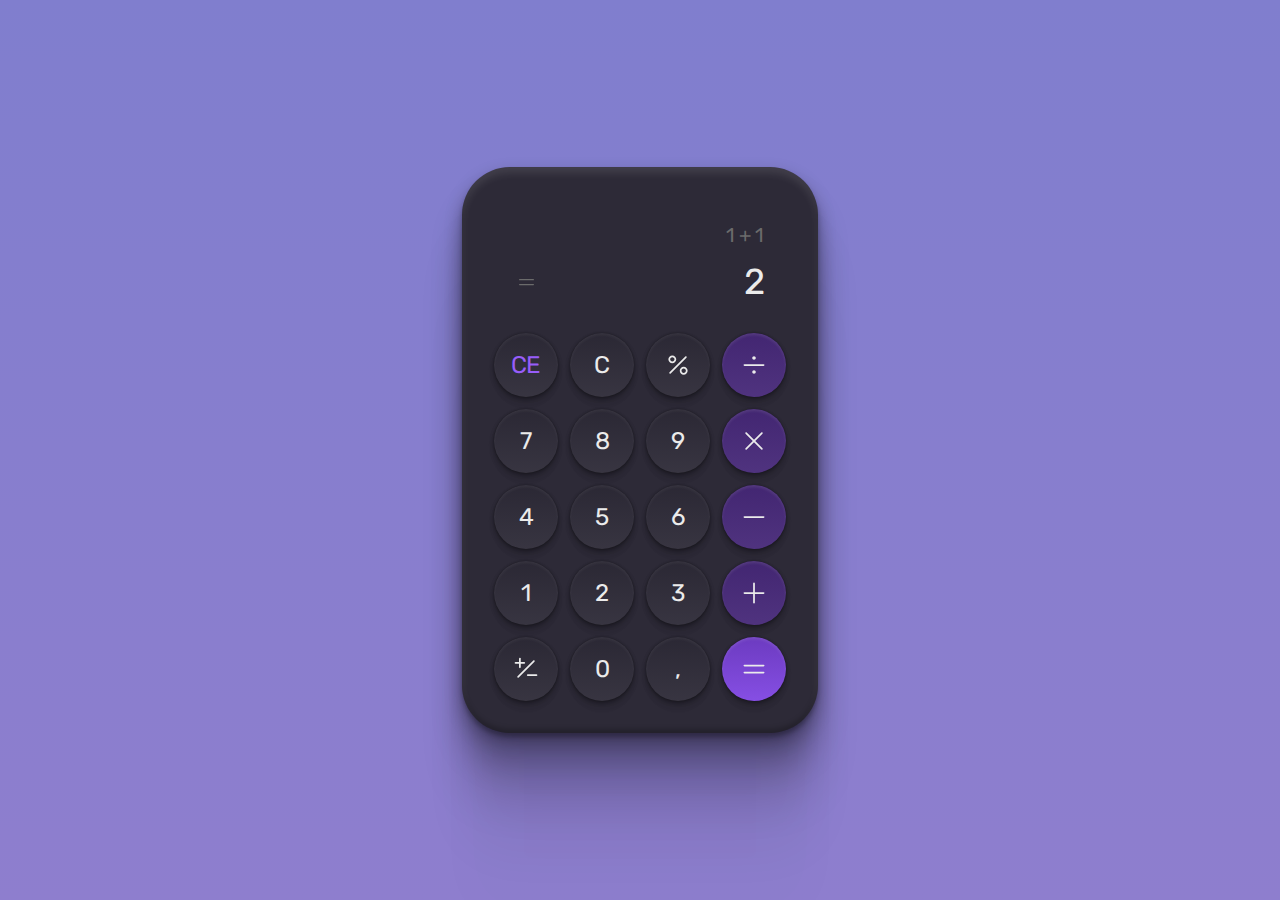
<file: desafio#5/index.html>
<!DOCTYPE html>
<html lang="pt-br">
  <head>
    <link rel="preconnect" href="https://fonts.googleapis.com" />
    <link rel="preconnect" href="https://fonts.gstatic.com" crossorigin />
    <link
      href="https://fonts.googleapis.com/css2?family=Rubik&display=swap"
      rel="stylesheet"
    />

    <meta charset="UTF-8" />
    <meta http-equiv="X-UA-Compatible" content="IE=edge" />
    <meta name="viewport" content="width=device-width, initial-scale=1.0" />
    <title>Calculadora</title>
    <link rel="stylesheet" href="style.css" />
  </head>
  <body>
    <div id="calculator">
      <div id="display">
        <div id="last-calc">1 + 1</div>
        <div id="result">
          <img src="./assets/equals.svg" alt="sinal de igual" />
          <span>2</span>
        </div>
      </div>
      <div id="keyboard">
        <button class="secondary">CE</button>
        <button>C</button>
        <button>
          <img src="./assets/percent.svg" alt="Percent" />
        </button>
        <button class="tertiary">
          <img src="./assets/divide.svg" alt="Divide" />
        </button>
        <button>7</button>
        <button>8</button>
        <button>9</button>
        <button class="tertiary">
          <img src="./assets/x.svg" alt="Multiplication" />
        </button>
        <button>4</button>
        <button>5</button>
        <button>6</button>
        <button class="tertiary">
          <img src="./assets/minus.svg" alt="Minus" />
        </button>
        <button>1</button>
        <button>2</button>
        <button>3</button>
        <button class="tertiary">
          <img src="./assets/plus.svg" alt="Plus" />
        </button>
        <button>
          <img src="./assets/plusminus.svg" alt="PlusMinus" />
        </button>
        <button>0</button>
        <button>,</button>
        <button class="quartiary">
          <img src="./assets/result.svg" alt="Equals" />
        </button>
      </div>
    </div>
  </body>
</html>
</file>
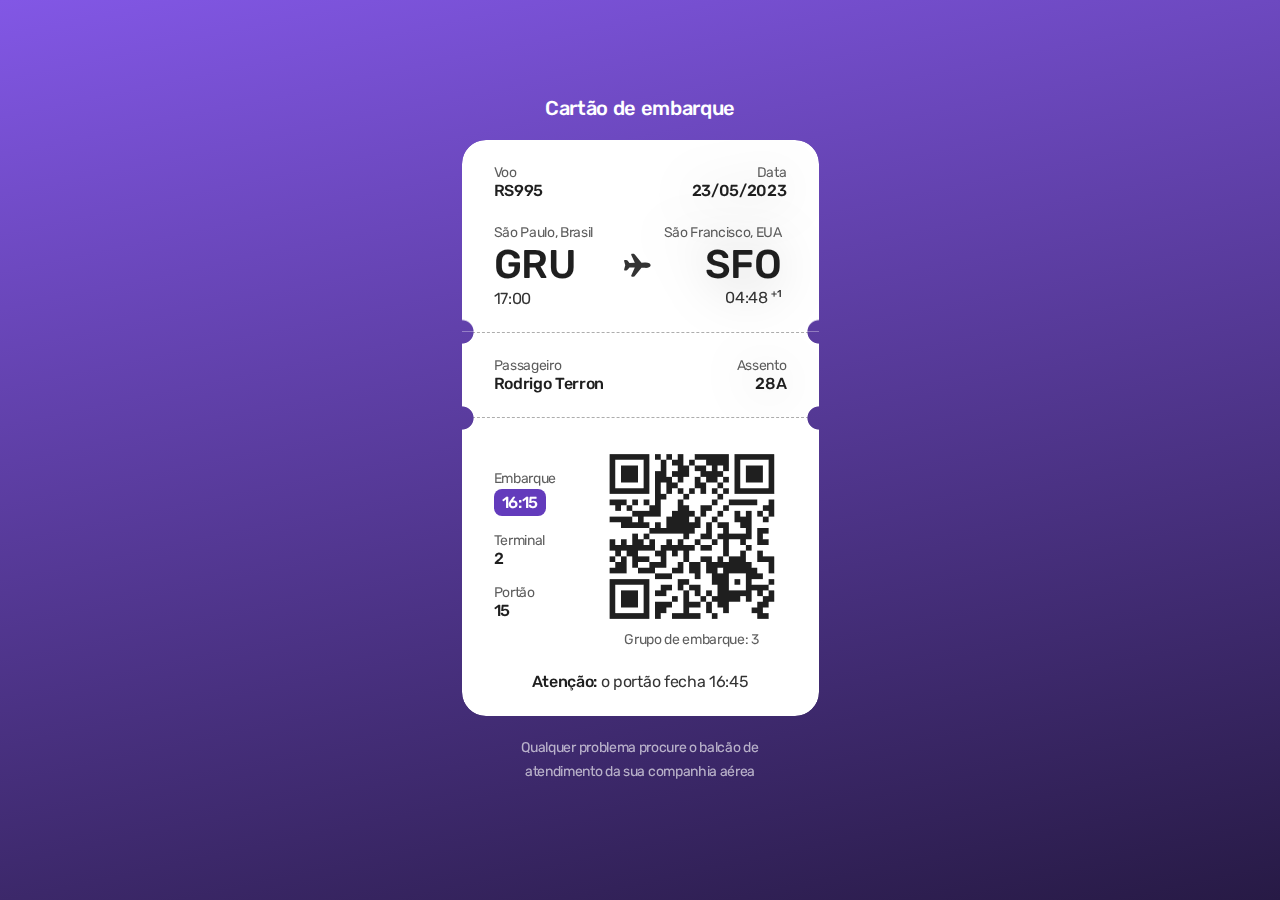
<file: desafio#6/index.html>
<!DOCTYPE html>
<html lang="en">

<head>
	<link rel="preconnect" href="https://fonts.googleapis.com" />
	<link rel="preconnect" href="https://fonts.gstatic.com" crossorigin />
	<link href="https://fonts.googleapis.com/css2?family=Rubik:wght@400;500&display=swap" rel="stylesheet" />

	<meta charset="UTF-8" />
	<meta http-equiv="X-UA-Compatible" content="IE=edge" />
	<meta name="viewport" content="width=device-width, initial-scale=1.0" />
	<title>Cartão de embarque</title>
	<link rel="stylesheet" href="./index.css" />
</head>

<body>
	<div id="boarding-pass">
		<h1>Cartão de embarque</h1>

		<main id="ticket">

			<section class="top grid">
				<div class="flight grid column">
					<div class="number">
						<p>Voo</p>
						<strong>RS995</strong>
					</div>
					<div class="date text-right">
						<p>Data</p>
						<strong>23/05/2023</strong>
					</div>
				</div>

				<div class="grid column">
					<div class="departure grid">
						<p>São Paulo, Brasil</p>
						<strong>GRU</strong>
						<time>17:00</time>
					</div>

					<div class="airplane grid">
						<img src="./assets/airplane.svg" alt="ícone de um avião" />
					</div>
					
					<div class="arrival text-right grid">
						<p>São Francisco, EUA</p>
						<strong>SFO</strong>
						<time>04:48 <sup>+1</sup></time>
					</div>
				</div>
			</section>

			<section class="middle grid column">
				<div class="name">
					<p>Passageiro</p>
					<strong>Rodrigo Terron</strong>
				</div>
				<div class="seat text-right">
					<p>Assento</p>
					<strong>28A</strong>
				</div>
			</section>

			<section class="bottom">
				<div class="container grid column">
					<dl class="grid">
						<dt>
							<p>Embarque</p>
							<time>16:15</time>
						</dt>
						<dt>
							<p>Terminal</p>
							<strong>2</strong>
						</dt>
						<dt>
							<p>Portão</p>
							<strong>15</strong>
						</dt>
					</dl>

					<div class="qrcode grid">
						<img src="./assets/QR Code.png" alt="imagem de um qrcode" />
						<p>Grupo de embarque: 3</p>
					</div>
				</div>
				<p><strong>Atenção:</strong> o portão fecha 16:45</p>
			</section>
		</main>

		<footer>
			Qualquer problema procure o balcão de atendimento da sua companhia aérea
		</footer>

	</div>

</body>

</html>
</file>
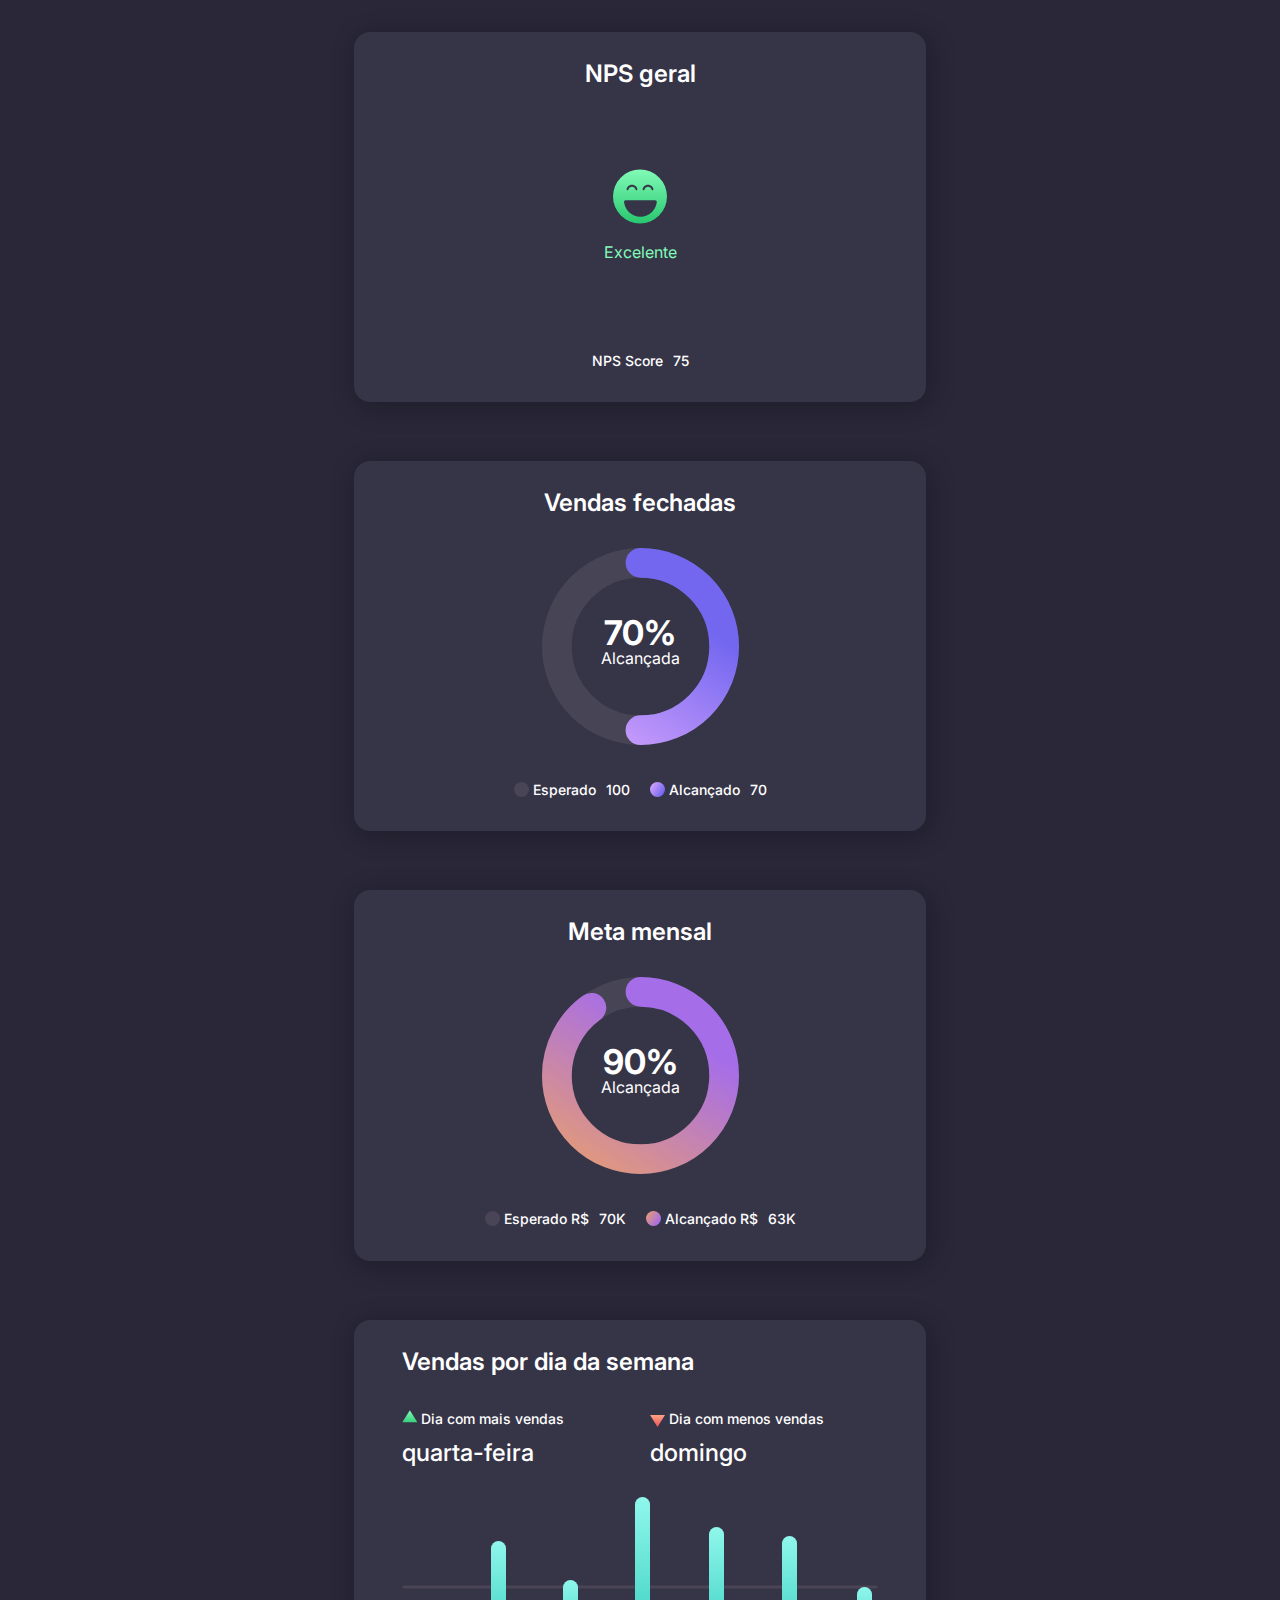
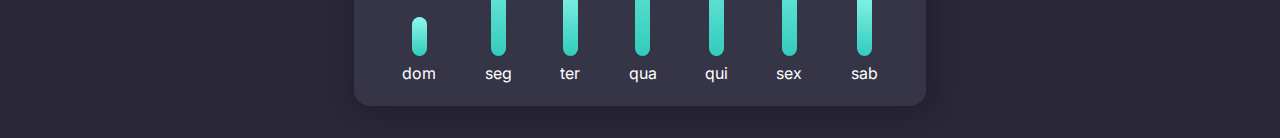
<file: desafio#8/index.html>
<!DOCTYPE html>
<html lang="en">

<head>
  <link rel="preconnect" href="https://fonts.googleapis.com">
  <link rel="preconnect" href="https://fonts.gstatic.com" crossorigin>
  <link href="https://fonts.googleapis.com/css2?family=Inter:wght@400;500;700&display=swap" rel="stylesheet">
  <meta charset="UTF-8">
  <meta http-equiv="X-UA-Compatible" content="IE=edge">
  <meta name="viewport" content="width=device-width, initial-scale=1.0">
  <link rel="stylesheet" href="index.css">
  <title>Deashboard</title>
</head>

<body>
  <main id="app" class="grid">

    <div class="box nps grid">
      <div class="top text-center">NPS geral</div>
      <div class="middle grid">
        <img src="./assets/small.svg" alt="bolinha verde sorrindo" />
        Excelente
      </div>
      <div class="bottom ">
        <span>NPS Score</span>
        <span>75</span>
      </div>
    </div>

    <div class="box sell grid">
      <div class="top text-center">Vendas fechadas</div>
      <div class="middle">

        <svg viewBox="0 0 232 232" style="--percentage: 50">
          <circle cx="50%" cy="50%" r="98.5" opacity="0.1" stroke="#D9D9D9" />
          <circle cx="50%" cy="50%" r="98.5" stroke="url(#paint0_linear_201_85)" />
          <defs>
            <linearGradient id="paint0_linear_201_85" x1="-9" y1="82" x2="145" y2="178" gradientUnits="userSpaceOnUse">
              <stop stop-color="#CE9FFC" />
              <stop offset="1" stop-color="#7367F0" />
            </linearGradient>
          </defs>
        </svg>
        <div class="content">
          <h3>70%</h3>
          <p>Alcançada</p>
        </div>
      </div>
      <div class="bottom">

        <div class="item">
          <span>Esperado</span>
          <span>100</span>
        </div>
        <div class="item">
          <span style="--bg-color:linear-gradient(121.94deg, #CE9FFC 15.98%, #7367F0 82.85%)">Alcançado</span>
          <span>70</span>
        </div>
      </div>
    </div>

    <div class="box target grid">
      <div class="top text-center">Meta mensal</div>
      <div class="middle">
        <svg viewBox="0 0 232 232" style="--percentage: 90">
          <circle cx="50%" cy="50%" r="98.5" opacity="0.1" stroke="#D9D9D9" />
          <circle cx="50%" cy="50%" r="98.5" stroke="url(#paint0_linear_201_104)" />
          <defs>
            <linearGradient id="paint0_linear_201_104" x1="0.5" y1="82" x2="154.842" y2="178.702"
              gradientUnits="userSpaceOnUse">
              <stop stop-color="#DF9780" />
              <stop offset="1" stop-color="#A66DE9" />
            </linearGradient>
          </defs>
        </svg>
        <div class="content">
          <h3>90%</h3>
          <p>Alcançada</p>
        </div>
      </div>
      <div class="bottom">
        <div class="item">
          <span>Esperado R$</span>
          <span>70K</span>
        </div>
        <div class="item">
          <span style="--bg-color:linear-gradient(121.94deg, #DF9780 15.98%, #A66DE9 82.85%)">Alcançado R$</span>
          <span>63K</span>
        </div>
      </div>
    </div>

    <div class="box weekly-sell grid">
      <div class="top">Vendas por dia da semana</div>

      <div class="wrapper">
        <div class="left grid">
          <div class="most-sell grid">
            <span>Dia com mais vendas</span>
            quarta-feira
          </div>
          <div class="less-sell grid">
            <span>Dia com menos vendas</span>
            domingo
          </div>
        </div>
        <div class="right">
          <div class="bars">
            <div class="bar-wrapper">
              <div class="bar" style="--height: 3.9rem"></div>
              <span>dom</span>
            </div>
            <div class="bar-wrapper">
              <div class="bar" style="--height: 11.5rem"></div>
              <span>seg</span>
            </div>
            <div class="bar-wrapper">
              <div class="bar" style="--height: 7.6rem"></div>
              <span>ter</span>
            </div>
            <div class="bar-wrapper">
              <div class="bar" style="--height: 15.9rem"></div>
              <span>qua</span>
            </div>
            <div class="bar-wrapper">
              <div class="bar" style="--height: 12.9rem"></div>
              <span>qui</span>
            </div>
            <div class="bar-wrapper">
              <div class="bar" style="--height: 12rem"></div>
              <span>sex</span>
            </div>
            <div class="bar-wrapper">
              <div class="bar" style="--height: 6.9rem"></div>
              <span>sab</span>
            </div>
          </div>
        </div>
      </div>
    </div>
  </main>
</body>
</html>
</file>
<file: desafio#5/style.css>
* {
  margin: 0;
  padding: 0;
  box-sizing: border-box;
  -webkit-font-smoothing: antialiased;
  -moz-osx-font-smoothing: grayscale;
}

body {
  height: 100vh;
  width: 100vw;
  background: linear-gradient(180deg, #807ece 0%, #8e7ece 100%);

  display: grid;
  place-content: center;
}

body * {
  font-family: "Rubik";
  letter-spacing: -0.02em;
}

#calculator {
  background: #2d2a37;

  box-shadow: 0px 4px 4px rgba(0, 0, 0, 0.25),
    0px 188px 52px rgba(0, 0, 0, 0.01), 0px 120px 48px rgba(0, 0, 0, 0.04),
    0px 68px 41px rgba(0, 0, 0, 0.15), 0px 30px 30px rgba(0, 0, 0, 0.26),
    0px 8px 17px rgba(0, 0, 0, 0.29), inset 0px 6px 8px rgba(255, 255, 255, 0.1),
    inset 0px -4px 5px rgba(0, 0, 0, 0.22);

  border-radius: 48px;
}

#display {
  margin-top: 54px;
  padding-inline: 54px;
}

#last-calc {
  text-align: right;
  font-size: 20px;
  line-height: 140%;
  color: #6b6b6b;
}

#result {
  margin-top: 8px;
  display: flex;
  justify-content: space-between;
}

#result span {
  font-size: 36px;
  line-height: 140%;
  color: #ebebeb;
}

#keyboard {
  padding: 26px 32px 32px;

  display: grid;
  grid-template-columns: repeat(4, 1fr);
  gap: 12px;
}

button {
  border: 0;
  width: 64px;
  height: 64px;

  background: linear-gradient(
      180deg,
      rgba(0, 0, 0, 0.05) 0%,
      rgba(255, 255, 255, 0.05) 100%
    ),
    #2d2a37;

  box-shadow: 0px 11px 7px rgba(0, 0, 0, 0.01), 0px 7px 7px rgba(0, 0, 0, 0.04),
    0px 4px 6px rgba(0, 0, 0, 0.1), 0px 2px 4px rgba(0, 0, 0, 0.26),
    0px 0px 2px rgba(0, 0, 0, 0.29), inset 0px 2px 3px rgba(255, 255, 255, 0.06);

  border-radius: 999px;

  font-size: 24px;
  line-height: 28px;
  color: #ebebeb;

  display: flex;
  align-items: center;
  justify-content: center;
}

.secondary {
  color: #975dfa;
}

.tertiary {
  background: linear-gradient(
      180deg,
      rgba(0, 0, 0, 0.05) 0.01%,
      rgba(255, 255, 255, 0.05) 100%
    ),
    #462878;
  box-shadow: 0px 11px 7px rgba(0, 0, 0, 0.01), 0px 7px 7px rgba(0, 0, 0, 0.04),
    0px 4px 6px rgba(0, 0, 0, 0.1), 0px 2px 4px rgba(0, 0, 0, 0.26),
    0px 0px 2px rgba(0, 0, 0, 0.29), inset 0px 2px 3px rgba(255, 255, 255, 0.1);
}

.quartiary {
  background: linear-gradient(180deg, rgba(0, 0, 0, 0.15) 0%, rgba(255, 255, 255, 0.05) 100%), #7F45E2;
box-shadow: 0px 11px 7px rgba(0, 0, 0, 0.01), 0px 7px 7px rgba(0, 0, 0, 0.04), 0px 4px 6px rgba(0, 0, 0, 0.1), 0px 2px 4px rgba(0, 0, 0, 0.26), 0px 0px 2px rgba(0, 0, 0, 0.29), inset 0px 2px 3px rgba(255, 255, 255, 0.1);
}
</file>
<file: desafio#6/index.css>
* {
  margin: 0;
  padding: 0;
  box-sizing: border-box;
  -webkit-font-smoothing: antialiased;
  -moz-osx-font-smoothing: grayscale;
}

:root {
  font-size: 62.5%;
}

body {
  font-size: 1.6rem;
  font-family: "Rubik", sans-serif;
  letter-spacing: -0.02em;

  background: linear-gradient(167.96deg, #8257e5 0%, #271a45 100%) no-repeat fixed;

  height: 100vh;
  display: grid;
  place-content: center;
}

.grid {
  display: grid;
}

.column {
  grid-auto-flow: column;
}

.text-right {
  filter: drop-shadow(0px 4px 24px rgba(0, 0, 0, 0.25));
  text-align: right;
}

h1,
strong {
  font-weight: 500;
}

h1 {
  font-size: 2rem;
  line-height: 2.4rem;
  color: white;
  text-align: center;
}

p {
  color: rgba(0, 0, 0, 0.64);
  font-size: 1.4rem;
  line-height: 1.7rem;
}

strong {
  font-size: 1.6rem;
  line-height: 1.9rem;
  color: rgba(0, 0, 0, 0.88);
}

section {
  padding: 2.4rem 3.2rem;

  background-color: white;
  -webkit-mask: var(--mask);
  mask: var(--mask);

  box-shadow: 0px 4px 24px rgba(0, 0, 0, 0.25);
}

#boarding-pass {
  margin: auto;
}

#ticket {
  margin-top: 2rem;
}

.top {
  border-radius: 2.4rem 2.4rem 0 0;
  gap: 2.4rem;

  --mask: radial-gradient(1.2rem at 1.2rem bottom, #0000 93%, black) -1.2rem;
  -webkit-mask-repeat: repeat-x;
  mask-repeat: repeat-x;
}

.departure,
.arrival {
  width: 12.5rem;
}

.departure strong,
.arrival strong {
  font-size: 4rem;
  line-height: 4.7rem;
}

.airplane {
  align-self: center;
}

.top time {
  color: rgba(0, 0, 0, 0.8);
}

.top time sup {
  font-weight: 500;
  font-size: 1rem;
  line-height: 1.2rem;
}

.middle {
  border: 1px dashed rgba(0, 0, 0, 0.32);
  border-left: 0;
  border-right: 0;

  --mask: radial-gradient(1.2rem at 1.2rem 1.2rem, #0000 93%, black) -1.2rem -1.2rem;
}

.bottom {
  border-radius: 0 0 2.4rem 2.4rem;

  --mask: radial-gradient(1.2rem at 1.2rem top, #0000 93%, black) -1.2rem;
  -webkit-mask-repeat: repeat-x;
  mask-repeat: repeat-x;
}

.bottom .container {
  align-items: center;
  gap: 0.8rem;
}

dl.grid {
  gap: 1.6rem;
  min-width: 9.5rem;
}

dt time {
  color: white;
  font-weight: 500;
  font-size: 1.6rem;
  line-height: 1.9rem;
  background: #633bbc;
  border-radius: 0.8rem;
  padding: 0.4rem 0.8rem;
  display: inline-block;
  margin-top: 0.2rem;
}

.bottom>p {
  text-align: center;
  margin-top: 2.4rem;
  font-size: 1.6rem;
  line-height: 2rem;
  color: rgba(0, 0, 0, 0.8);
}

.qrcode.grid {
  justify-items: center;
}

footer {
  font-size: 1.4rem;
  line-height: 2.4rem;
  color: white;
  opacity: 0.64;
  width: 27rem;
  text-align: center;
  margin: 2rem auto;
}
</file>
<file: desafio#8/index.css>
* {
  margin: 0;
  padding: 0;
  box-sizing: border-box;
  -webkit-font-smoothing: antialiased;
  -moz-osx-font-smoothing: grayscale;
}

:root {
  font-size: 62.5%;
}

body {
  font-size: 1.6rem;
  font-family: "Inter";
  background: #292738;
}

.grid {
  display: grid;
}

.text-center {
  text-align: center;
}

.box {
  padding: 2.9rem 4.8rem;

  background: #363447;
  box-shadow: 0.3rem 0.4rem 2.6rem rgba(0, 0, 0, 0.25);
  border-radius: 1.6rem;
  color: white;
  line-height: 160%;

  gap: 3.2rem;
}

#app {
  column-gap: 3.2rem;
  row-gap: 5.9rem;

  width: fit-content;
  min-height: 100vh;
  height: fit-content;

  margin: auto;

  place-content: center;
  padding: 3.2rem;
}

.top {
  font-weight: 600;
  font-size: 2.4rem;
}

.middle {
  display: grid;
  place-content: center;
  position: relative;
}

.middle .content {
  position: absolute;
  top: 50%;
  left: 50%;
  transform: translate(-50%, -50%);
  text-align: center;
}

.content h3 {
  font-size: 3.4rem;
}

.bottom {
  display: flex;
  gap: 2rem;
  justify-content: center;
  margin-top: auto;
  font-weight: 500;
  font-size: 1.4rem;
}

.bottom .item {
  display: flex;
  align-items: center;
  gap: 1rem;
}

.bottom .item span:nth-child(1) {
  display: flex;
  align-items: center;
  gap: 0.4rem;
}

.bottom .item span {
  --bg-color: #4a4556;
}

.bottom .item span:nth-child(1)::before {
  content: "";
  width: 1.5rem;
  height: 1.5rem;
  display: block;
  background: var(--bg-color);
  border-radius: 99.9rem;
}

.nps {
  gap: 3.2rem;
}

.nps .middle {
  height: 19.7rem;
  place-content: center;
  justify-items: center;
  gap: 1.6rem;
  color: #81fbb8;
}

.nps .bottom {
  gap: 1rem;
}

svg {
  --percentage: 0;
  width: 19.7rem;
  height: 19.7rem;
  transform: rotate(-90deg);
}

svg circle {
  stroke-dasharray: 618;
  stroke-dashoffset: 618;
  stroke-width: 35;
  fill: none;
}

svg circle:nth-child(1) {
  stroke-dashoffset: 0;
}

svg circle:nth-child(2) {
  stroke-dashoffset: calc(618 - (618 * var(--percentage)) / 100);
  stroke-linecap: round;

  animation: progress 1s ease-in-out;
}

@keyframes progress {
  0% {
    stroke-dasharray: 618;
    stroke-dashoffset: 618;
  }
}

.weekly-sell {
  gap: 3.2rem;
}

.weekly-sell .wrapper {
  display: flex;
  flex-direction: column;
  gap: 3.2rem;
}

.weekly-sell .left {
  gap: 3.2rem;
  grid-auto-flow: column;
}

.weekly-sell .left,
.weekly-sell .right {
  flex: 1;
}

.left .grid {
  gap: 0.8rem;
  font-weight: 500;
  font-size: 2.4rem;
}

.left .grid span {
  font-size: 1.4rem;
  align-items: centetr;
  display: flex;
  gap: 0.4rem;
}

.left .grid span::before {
  content: "";
  width: 1.5rem;
  height: 1.5rem;
  display: block;
  clip-path: polygon(50% 0%, 0% 80%, 100% 80%);
}

.left .most-sell span::before {
  background: linear-gradient(180deg, #81fbb8 0%, #28c76f 100%);
  margin-top: 0.4rem;
}

.left .less-sell span::before {
  background: linear-gradient(180deg, #ea5455 0%, #feb692 100%);
  transform: matrix(1, 0, 0, -1, 0, 0);
  margin-top: 0.6rem;
}

.bars {
  display: flex;
  gap: calc(3vw + 1rem);
  align-items: flex-end;
  position: relative;
}

.bars::before {
  content: "";
  display: block;
  height: 0.3rem;
  width: 100%;
  background: #4a4556;
  border-radius: 99.9rem;
  position: absolute;
  top: 50%;
  transform: translateY(-50%);
  z-index: 0;
}

.bar-wrapper {
  display: grid;
  grid-template-rows: 15.9rem 1.6rem;
  justify-items: center;
  gap: 0.5rem;
  z-index: 1;
}

.bar {
  width: 1.5rem;
  background: linear-gradient(180deg, #90f7ec 0%, #32ccbc 100%);
  border-radius: 99.9rem;

  height: var(--height);
  align-self: end;

  animation: up 1.4s;
}

@keyframes up {
  0% {
    height: 0;
  }
}

@media (min-width: 120rem) {
  #app {
    grid-template-columns: 29.6rem max-content max-content;
    grid-template-rows: max-content;
  }

  .box:nth-child(4) {
    grid-column: 1/4;
  }

  .weekly-sell .wrapper {
    flex-direction: row;
  }

  .weekly-sell .left {
    grid-auto-flow: initial;
  }

  .bars {
    gap: 5.9rem;
  }
}
</file>
